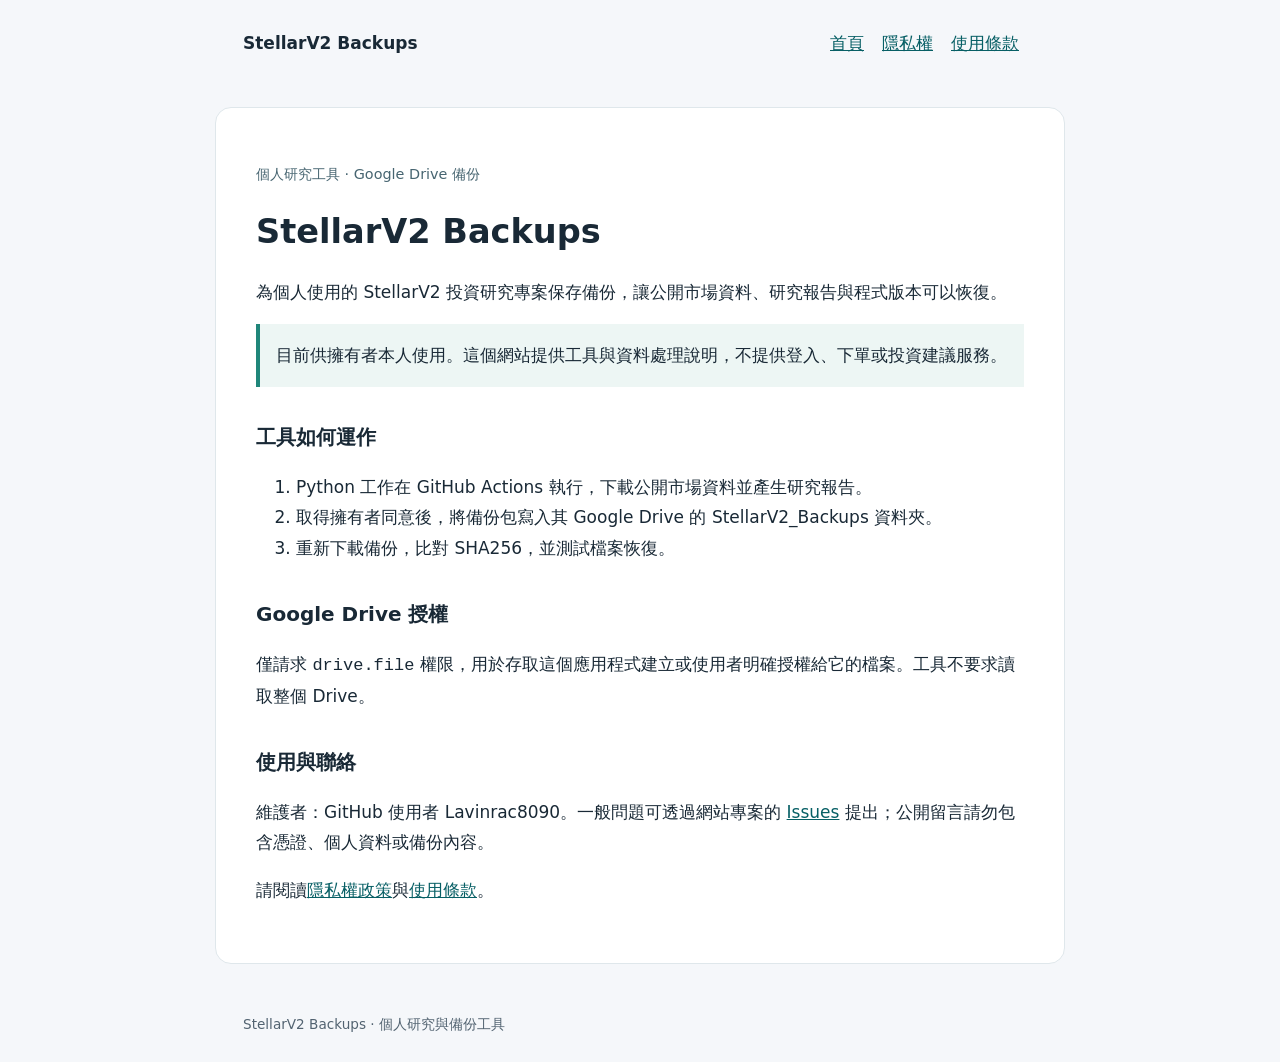
<file: index.html>
<!doctype html><html lang="zh-Hant"><head><meta charset="utf-8"><meta name="viewport" content="width=device-width,initial-scale=1"><title>StellarV2 Backups | StellarV2</title><link rel="stylesheet" href="style.css"><meta name="google-site-verification" content="uHXMUEVvDxzsoz6EnwcqaSfBVqJ8PNRSxXN422ssMSw" /></head><body><header><strong>StellarV2 Backups</strong><nav aria-label="主要導覽"><a href="index.html">首頁</a><a href="privacy.html">隱私權</a><a href="terms.html">使用條款</a></nav></header><main><p class="tag">個人研究工具 · Google Drive 備份</p><h1>StellarV2 Backups</h1><p>為個人使用的 StellarV2 投資研究專案保存備份，讓公開市場資料、研究報告與程式版本可以恢復。</p><p class="notice">目前供擁有者本人使用。這個網站提供工具與資料處理說明，不提供登入、下單或投資建議服務。</p><h2>工具如何運作</h2><ol><li>Python 工作在 GitHub Actions 執行，下載公開市場資料並產生研究報告。</li><li>取得擁有者同意後，將備份包寫入其 Google Drive 的 StellarV2_Backups 資料夾。</li><li>重新下載備份，比對 SHA256，並測試檔案恢復。</li></ol><h2>Google Drive 授權</h2><p>僅請求 <code>drive.file</code> 權限，用於存取這個應用程式建立或使用者明確授權給它的檔案。工具不要求讀取整個 Drive。</p><h2>使用與聯絡</h2><p>維護者：GitHub 使用者 Lavinrac8090。一般問題可透過網站專案的 <a href="https://github.com/Lavinrac8090/stellar-v2-site/issues">Issues</a> 提出；公開留言請勿包含憑證、個人資料或備份內容。</p><p>請閱讀<a href="privacy.html">隱私權政策</a>與<a href="terms.html">使用條款</a>。</p></main><footer>StellarV2 Backups · 個人研究與備份工具</footer></body></html>
</file>
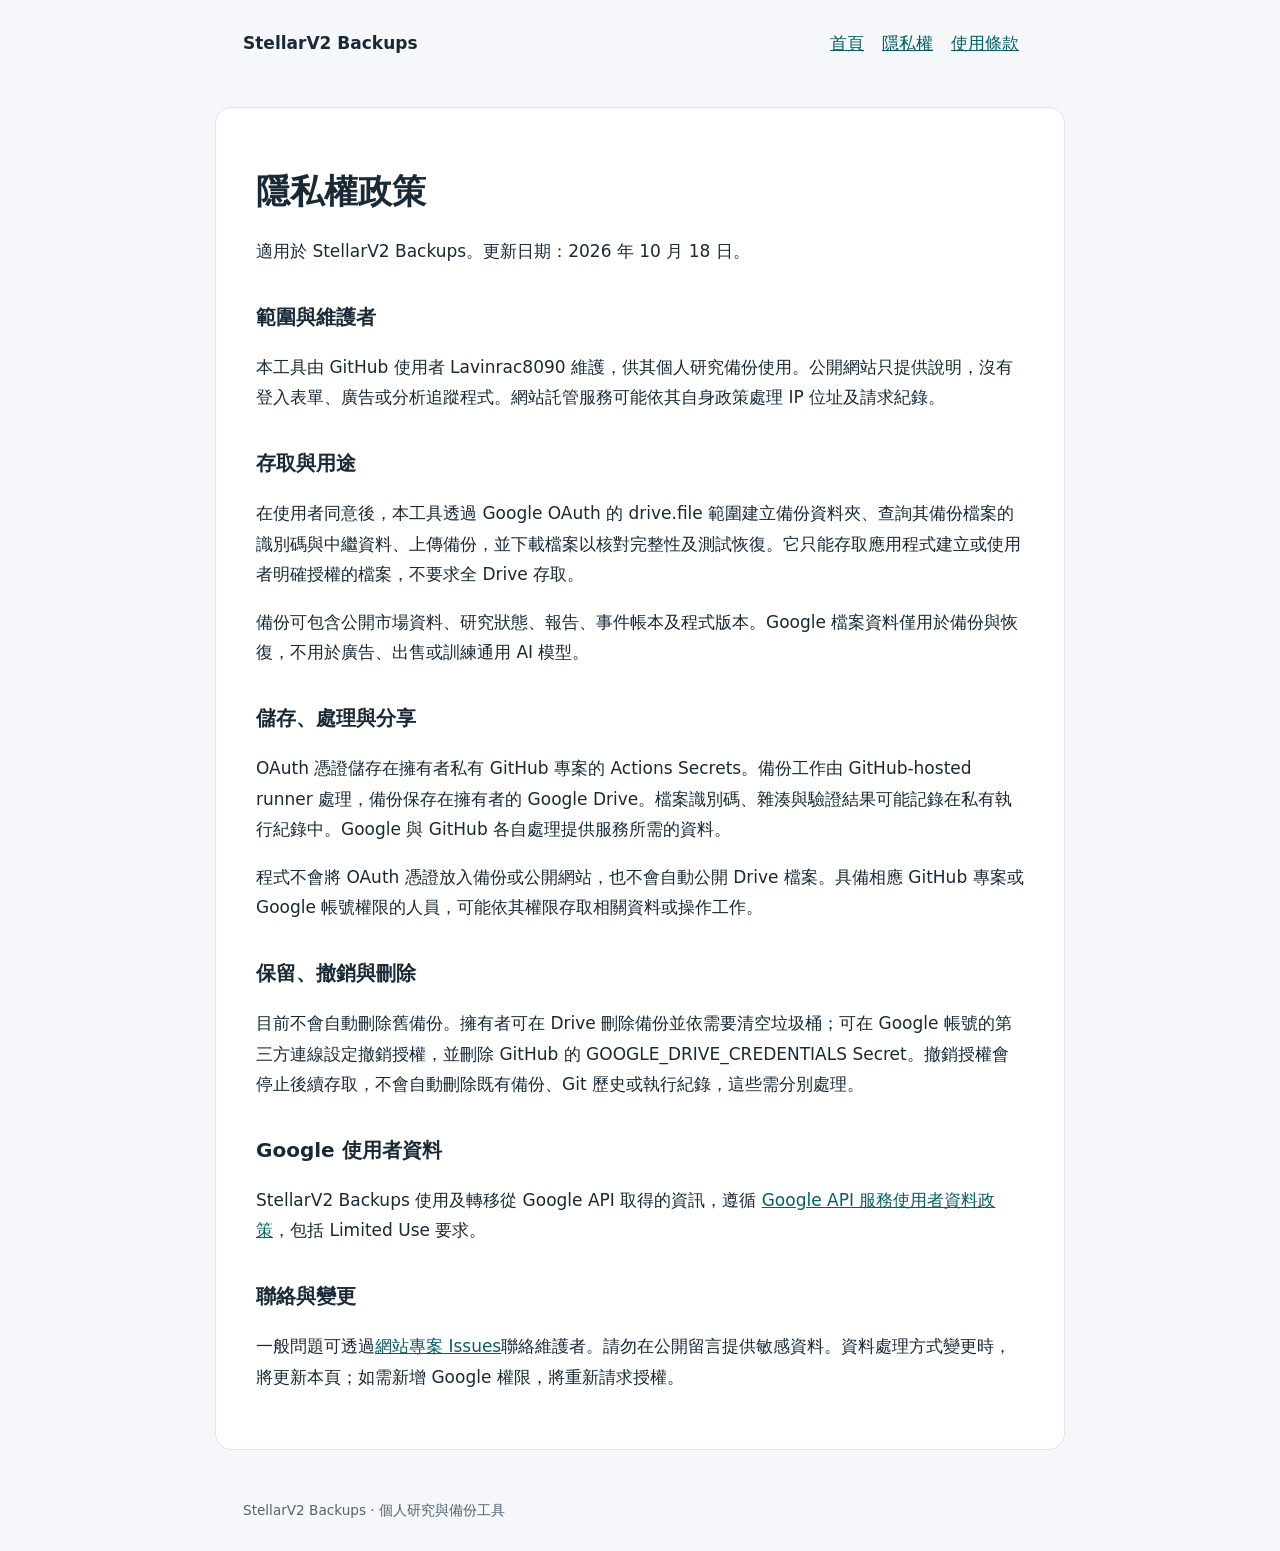
<file: privacy.html>
<!doctype html><html lang="zh-Hant"><head><meta charset="utf-8"><meta name="viewport" content="width=device-width,initial-scale=1"><title>隱私權政策 | StellarV2</title><link rel="stylesheet" href="style.css"></head><body><header><strong>StellarV2 Backups</strong><nav aria-label="主要導覽"><a href="index.html">首頁</a><a href="privacy.html">隱私權</a><a href="terms.html">使用條款</a></nav></header><main><h1>隱私權政策</h1><p>適用於 StellarV2 Backups。更新日期：2026 年 10 月 18 日。</p><h2>範圍與維護者</h2><p>本工具由 GitHub 使用者 Lavinrac8090 維護，供其個人研究備份使用。公開網站只提供說明，沒有登入表單、廣告或分析追蹤程式。網站託管服務可能依其自身政策處理 IP 位址及請求紀錄。</p><h2>存取與用途</h2><p>在使用者同意後，本工具透過 Google OAuth 的 drive.file 範圍建立備份資料夾、查詢其備份檔案的識別碼與中繼資料、上傳備份，並下載檔案以核對完整性及測試恢復。它只能存取應用程式建立或使用者明確授權的檔案，不要求全 Drive 存取。</p><p>備份可包含公開市場資料、研究狀態、報告、事件帳本及程式版本。Google 檔案資料僅用於備份與恢復，不用於廣告、出售或訓練通用 AI 模型。</p><h2>儲存、處理與分享</h2><p>OAuth 憑證儲存在擁有者私有 GitHub 專案的 Actions Secrets。備份工作由 GitHub-hosted runner 處理，備份保存在擁有者的 Google Drive。檔案識別碼、雜湊與驗證結果可能記錄在私有執行紀錄中。Google 與 GitHub 各自處理提供服務所需的資料。</p><p>程式不會將 OAuth 憑證放入備份或公開網站，也不會自動公開 Drive 檔案。具備相應 GitHub 專案或 Google 帳號權限的人員，可能依其權限存取相關資料或操作工作。</p><h2>保留、撤銷與刪除</h2><p>目前不會自動刪除舊備份。擁有者可在 Drive 刪除備份並依需要清空垃圾桶；可在 Google 帳號的第三方連線設定撤銷授權，並刪除 GitHub 的 GOOGLE_DRIVE_CREDENTIALS Secret。撤銷授權會停止後續存取，不會自動刪除既有備份、Git 歷史或執行紀錄，這些需分別處理。</p><h2>Google 使用者資料</h2><p>StellarV2 Backups 使用及轉移從 Google API 取得的資訊，遵循 <a href="https://developers.google.com/terms/api-services-user-data-policy">Google API 服務使用者資料政策</a>，包括 Limited Use 要求。</p><h2>聯絡與變更</h2><p>一般問題可透過<a href="https://github.com/Lavinrac8090/stellar-v2-site/issues">網站專案 Issues</a>聯絡維護者。請勿在公開留言提供敏感資料。資料處理方式變更時，將更新本頁；如需新增 Google 權限，將重新請求授權。</p></main><footer>StellarV2 Backups · 個人研究與備份工具</footer></body></html>
</file>
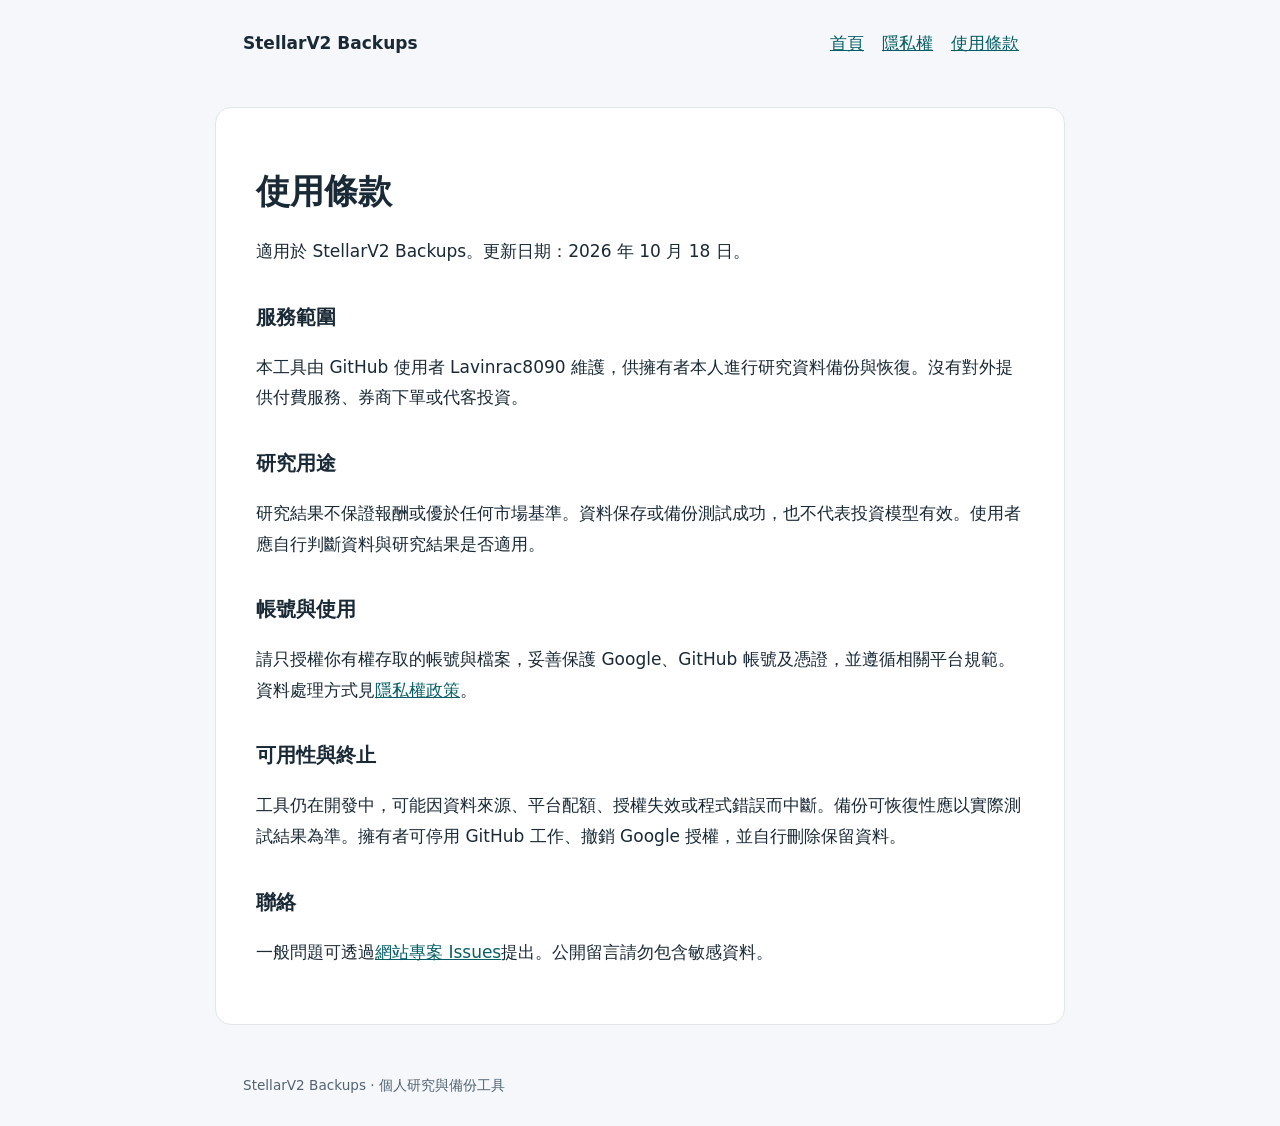
<file: terms.html>
<!doctype html><html lang="zh-Hant"><head><meta charset="utf-8"><meta name="viewport" content="width=device-width,initial-scale=1"><title>使用條款 | StellarV2</title><link rel="stylesheet" href="style.css"></head><body><header><strong>StellarV2 Backups</strong><nav aria-label="主要導覽"><a href="index.html">首頁</a><a href="privacy.html">隱私權</a><a href="terms.html">使用條款</a></nav></header><main><h1>使用條款</h1><p>適用於 StellarV2 Backups。更新日期：2026 年 10 月 18 日。</p><h2>服務範圍</h2><p>本工具由 GitHub 使用者 Lavinrac8090 維護，供擁有者本人進行研究資料備份與恢復。沒有對外提供付費服務、券商下單或代客投資。</p><h2>研究用途</h2><p>研究結果不保證報酬或優於任何市場基準。資料保存或備份測試成功，也不代表投資模型有效。使用者應自行判斷資料與研究結果是否適用。</p><h2>帳號與使用</h2><p>請只授權你有權存取的帳號與檔案，妥善保護 Google、GitHub 帳號及憑證，並遵循相關平台規範。資料處理方式見<a href="privacy.html">隱私權政策</a>。</p><h2>可用性與終止</h2><p>工具仍在開發中，可能因資料來源、平台配額、授權失效或程式錯誤而中斷。備份可恢復性應以實際測試結果為準。擁有者可停用 GitHub 工作、撤銷 Google 授權，並自行刪除保留資料。</p><h2>聯絡</h2><p>一般問題可透過<a href="https://github.com/Lavinrac8090/stellar-v2-site/issues">網站專案 Issues</a>提出。公開留言請勿包含敏感資料。</p></main><footer>StellarV2 Backups · 個人研究與備份工具</footer></body></html>
</file>
<file: style.css>
*{box-sizing:border-box}body{margin:0;background:#f5f7fa;color:#192936;font:17px/1.8 system-ui,sans-serif}header,main,footer{max-width:850px;margin:auto;padding:28px}header{display:flex;justify-content:space-between;gap:20px;flex-wrap:wrap}nav a{margin-right:18px}a{color:#075f65}main{background:white;border:1px solid #dfe7eb;border-radius:16px;margin:20px auto;padding:40px}h1{font-size:2.1rem;line-height:1.3}h2{font-size:1.25rem;margin-top:32px}.tag{color:#476571;font-size:.9rem}.notice{padding:16px;background:#edf6f4;border-left:4px solid #20867a}footer{font-size:.85rem;color:#526371}@media(max-width:600px){main{margin:12px;padding:24px}header,footer{padding:20px}}
</file>
